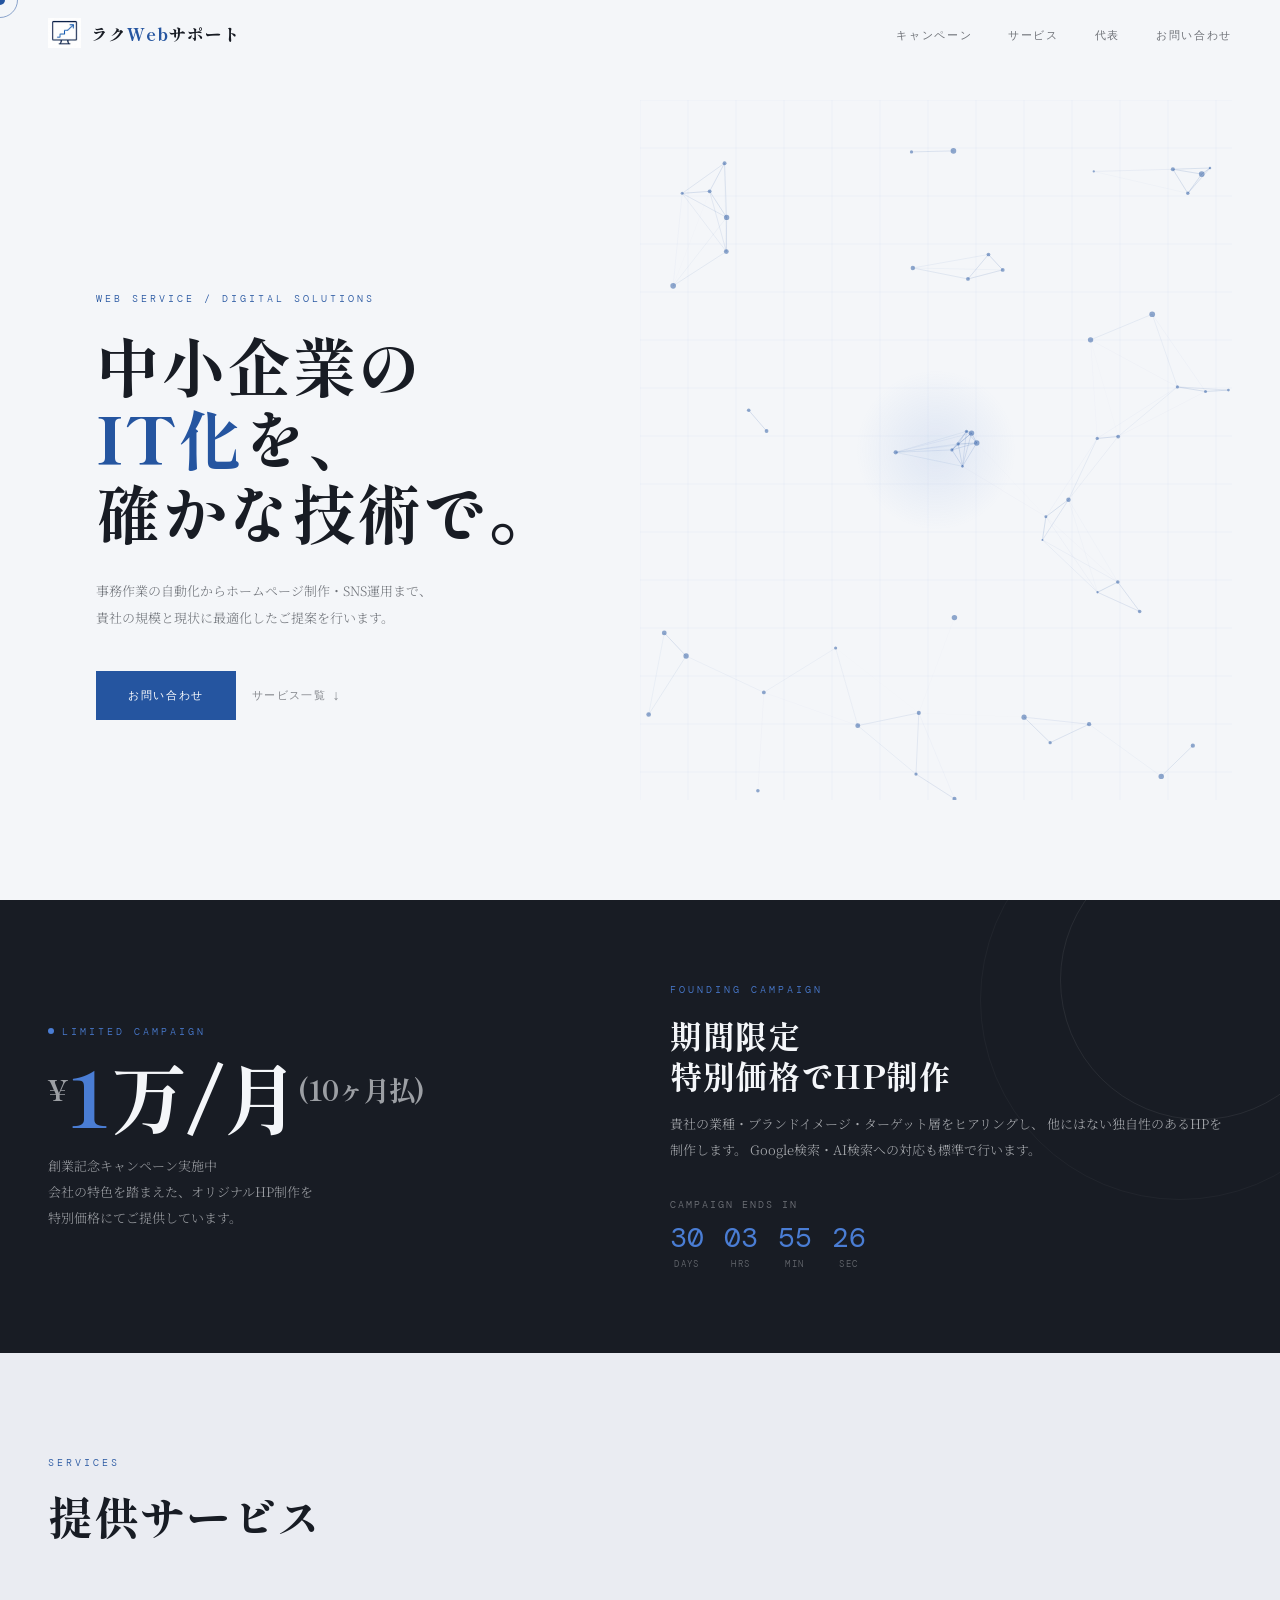
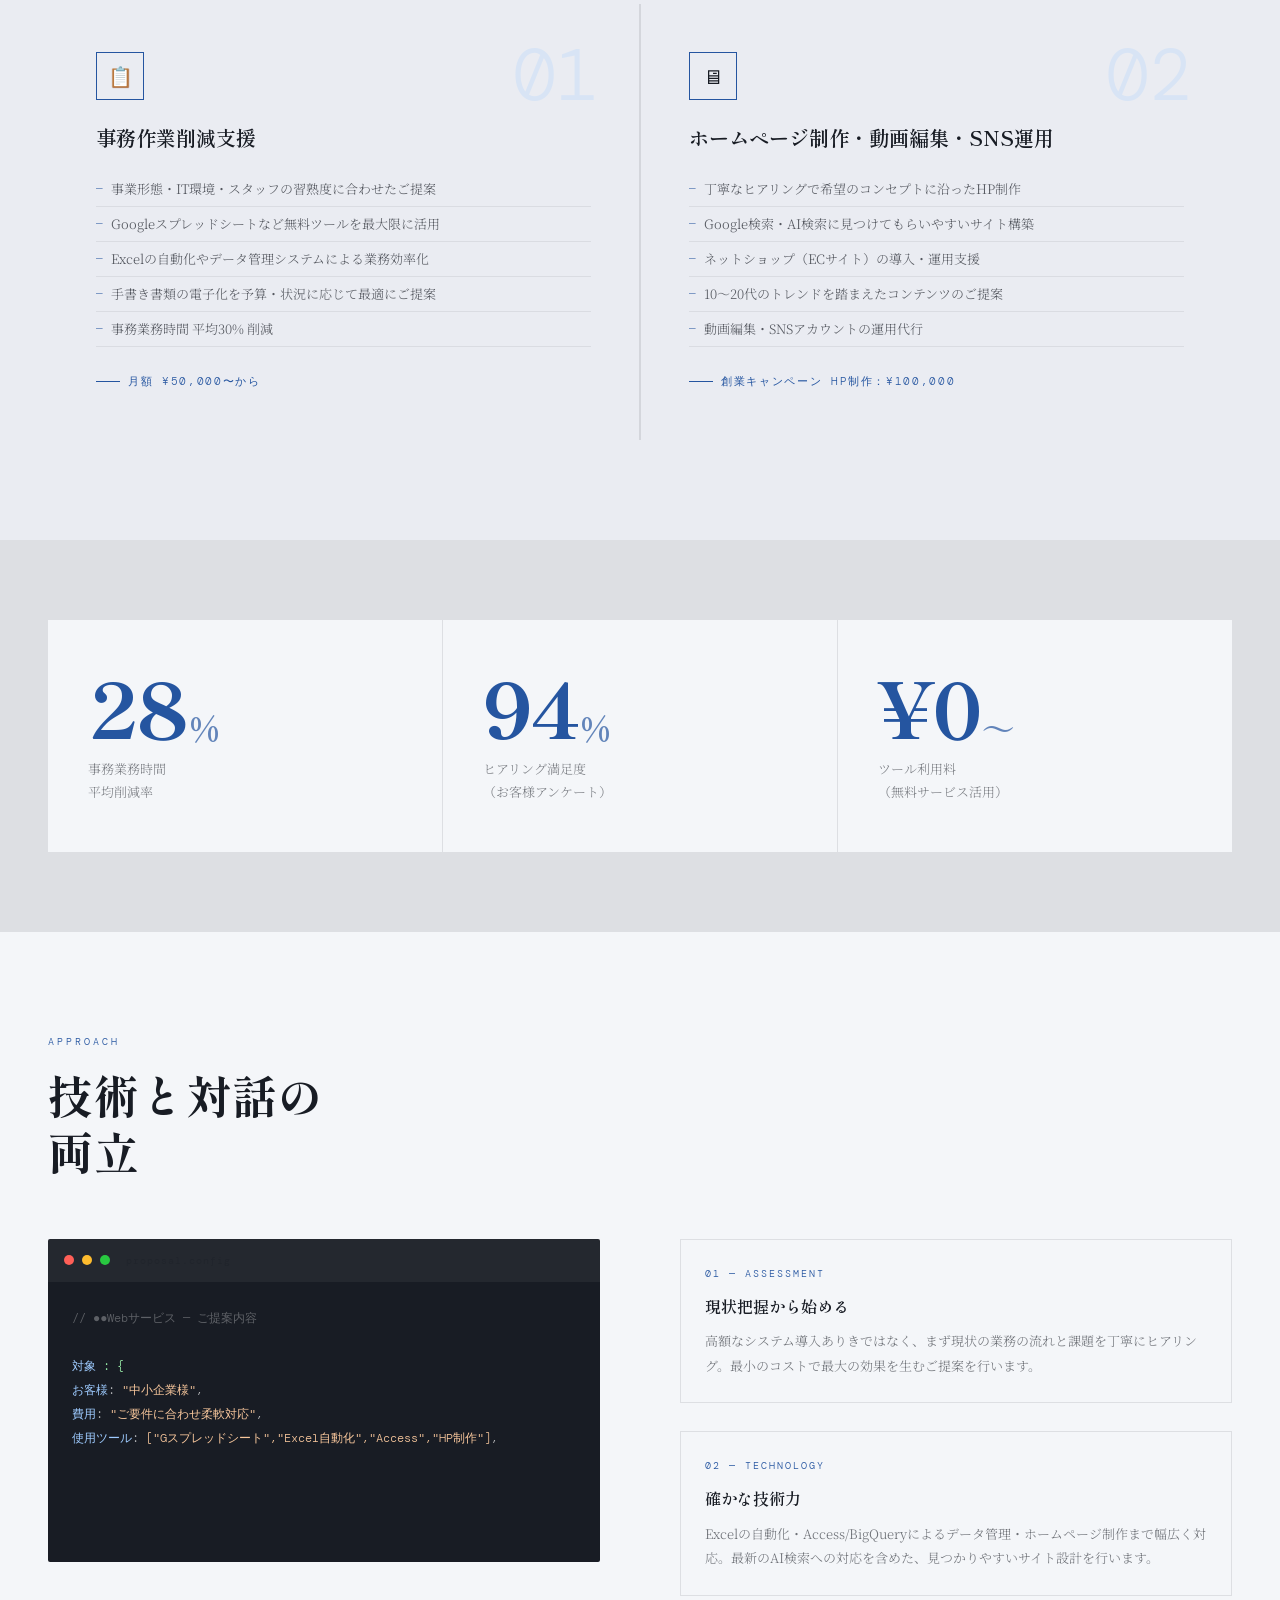
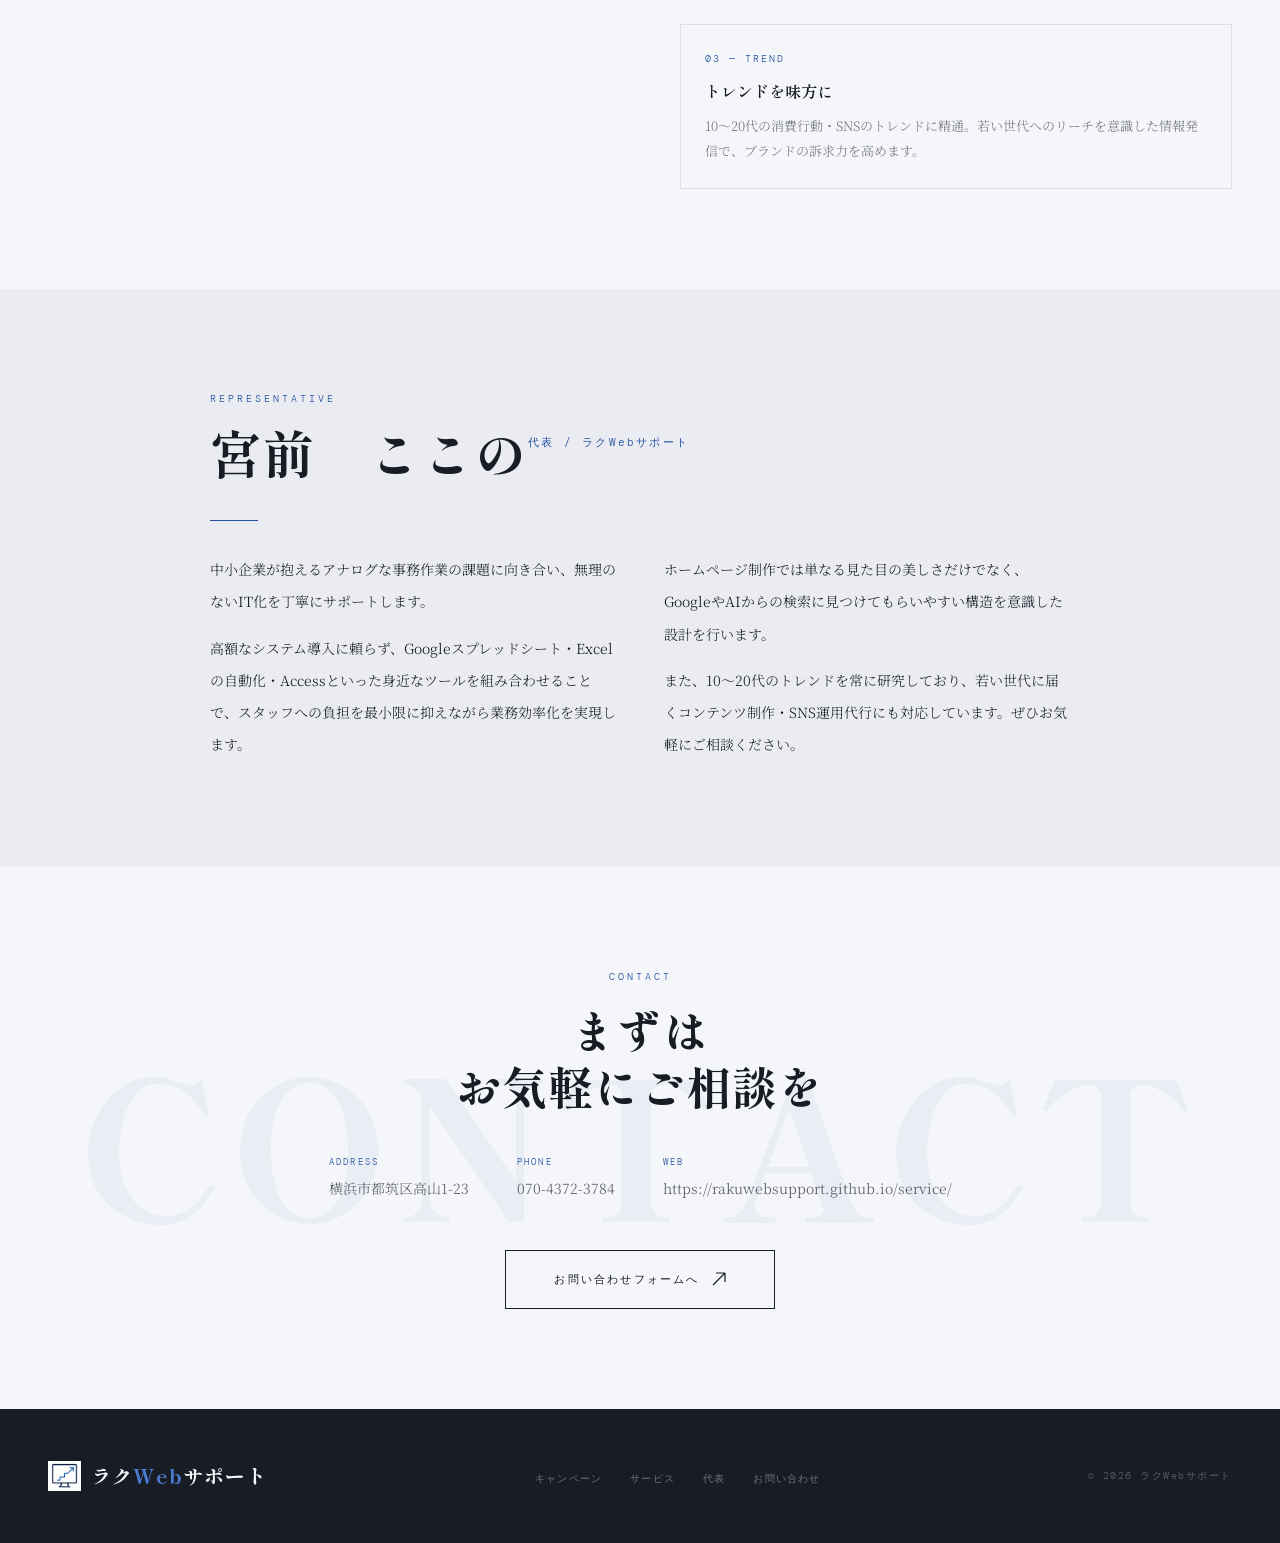
<file: index.html>
<!DOCTYPE html>
<html lang="ja">
<head>
<meta charset="UTF-8">
<meta name="viewport" content="width=device-width, initial-scale=1.0">
<title>ラクWebサポート | 中小企業のIT化・Web制作</title>
<link rel="preconnect" href="https://fonts.googleapis.com">
<link href="https://fonts.googleapis.com/css2?family=Noto+Serif+JP:wght@300;400;600&family=DM+Mono:ital,wght@0,300;0,400;1,300&family=Shippori+Mincho:wght@400;600;800&display=swap" rel="stylesheet">
<style>
  *, *::before, *::after { box-sizing: border-box; margin: 0; padding: 0; }

  :root {
    --ink: #181c24;
    --paper: #f4f6f9;
    --paper-dark: #eaecf2;
    --accent: #2555a0;
    --accent-light: #4a7dd4;
    --accent-pale: #d8e4f5;
    --accent-dark: #1a3d7a;
    --line: rgba(24,28,36,0.10);
    --line-dark: rgba(24,28,36,0.22);
    --mono: 'DM Mono', monospace;
    --serif: 'Noto Serif JP', serif;
    --display: 'Shippori Mincho', serif;
  }

  html { scroll-behavior: smooth; }

  body {
    background: var(--paper);
    color: var(--ink);
    font-family: var(--serif);
    font-weight: 300;
    line-height: 1.9;
    overflow-x: hidden;
    cursor: none;
  }

  /* ── カスタムカーソル ── */
  #cursor {
    position: fixed; top: 0; left: 0;
    width: 10px; height: 10px;
    background: var(--accent);
    border-radius: 50%;
    pointer-events: none;
    z-index: 9999;
    transition: transform 0.15s ease, opacity 0.2s;
    transform: translate(-50%, -50%);
  }
  #cursor-ring {
    position: fixed; top: 0; left: 0;
    width: 36px; height: 36px;
    border: 1px solid var(--accent);
    border-radius: 50%;
    pointer-events: none;
    z-index: 9998;
    transition: transform 0.35s cubic-bezier(.23,1,.32,1), width 0.3s, height 0.3s, opacity 0.2s;
    transform: translate(-50%, -50%);
    opacity: 0.5;
  }
  body.cursor-hover #cursor { transform: translate(-50%,-50%) scale(2.5); background: var(--accent-light); }
  body.cursor-hover #cursor-ring { width: 56px; height: 56px; opacity: 0.2; }

  /* ── ローディング ── */
  #loader {
    position: fixed; inset: 0;
    background: var(--ink);
    z-index: 8000;
    display: flex; align-items: center; justify-content: center;
    flex-direction: column;
    gap: 20px;
  }
  #loader .l-logo {
    display: flex; align-items: center; gap: 12px;
    opacity: 0;
    animation: fadeIn 0.5s 0.2s forwards;
  }
  #loader .l-text {
    font-family: var(--mono);
    font-size: 11px;
    letter-spacing: 0.2em;
    color: var(--accent-light);
    opacity: 0;
    animation: fadeIn 0.5s 0.3s forwards;
  }
  #loader .l-bar-wrap {
    width: 200px; height: 1px;
    background: rgba(255,255,255,0.1);
    overflow: hidden;
  }
  #loader .l-bar {
    height: 100%;
    background: var(--accent-light);
    width: 0%;
    transition: width 0.05s linear;
  }
  @keyframes fadeIn { to { opacity: 1; } }

  /* ── ナビゲーション ── */
  nav {
    position: fixed; top: 0; left: 0; right: 0;
    z-index: 100;
    padding: 18px 48px;
    display: flex; align-items: center; justify-content: space-between;
    transition: background 0.4s, box-shadow 0.4s;
    background: transparent;
  }
  nav.scrolled {
    background: rgba(244,246,249,0.94);
    backdrop-filter: blur(12px);
    box-shadow: 0 1px 0 var(--line);
  }
  .nav-logo-wrap {
    display: flex; align-items: center; gap: 10px;
    text-decoration: none;
  }
  /* SVGロゴ */
  .nav-logo-svg { flex-shrink: 0; }
  .nav-logo-text {
    font-family: var(--display);
    font-size: 17px;
    font-weight: 800;
    letter-spacing: 0.06em;
    color: var(--ink);
    line-height: 1;
  }
  .nav-logo-text span { color: var(--accent); }
  .nav-links { display: flex; gap: 36px; list-style: none; }
  .nav-links a {
    font-family: var(--mono);
    font-size: 11px;
    letter-spacing: 0.15em;
    text-decoration: none;
    color: var(--ink);
    opacity: 0.6;
    position: relative;
    transition: opacity 0.2s;
  }
  .nav-links a::after {
    content: ''; position: absolute; bottom: -3px; left: 0;
    width: 0; height: 1px; background: var(--accent);
    transition: width 0.3s ease;
  }
  .nav-links a:hover { opacity: 1; }
  .nav-links a:hover::after { width: 100%; }

  /* ── ヒーロー ── */
  #hero {
    min-height: 100vh;
    display: grid;
    grid-template-columns: 1fr 1fr;
    position: relative;
    overflow: hidden;
  }
  .hero-left {
    display: flex; flex-direction: column; justify-content: flex-end;
    padding: 0 48px 80px;
    position: relative; z-index: 2;
  }
  .hero-eyebrow {
    font-family: var(--mono);
    font-size: 10px;
    letter-spacing: 0.3em;
    color: var(--accent);
    opacity: 0;
    transform: translateY(20px);
    transition: all 0.7s 0.5s;
    margin-bottom: 20px;
  }
  .hero-title {
    font-family: var(--display);
    font-size: clamp(40px, 5vw, 72px);
    font-weight: 800;
    line-height: 1.15;
    letter-spacing: 0.02em;
    opacity: 0;
    transform: translateY(30px);
    transition: all 0.8s 0.7s;
  }
  .hero-title em {
    font-style: normal;
    color: var(--accent);
  }
  .hero-sub {
    margin-top: 28px;
    font-size: 13px;
    line-height: 2.1;
    opacity: 0;
    transform: translateY(20px);
    transition: all 0.7s 1s;
    color: rgba(24,28,36,0.6);
    max-width: 360px;
  }
  .hero-cta {
    margin-top: 40px;
    opacity: 0;
    transform: translateY(20px);
    transition: all 0.7s 1.2s;
    display: flex; gap: 16px; align-items: center;
  }
  .btn-primary {
    display: inline-block;
    padding: 14px 32px;
    background: var(--accent);
    color: #fff;
    font-family: var(--mono);
    font-size: 11px;
    letter-spacing: 0.15em;
    text-decoration: none;
    position: relative;
    overflow: hidden;
    transition: color 0.3s;
  }
  .btn-primary::before {
    content: ''; position: absolute; inset: 0;
    background: var(--ink);
    transform: scaleX(0); transform-origin: right;
    transition: transform 0.4s cubic-bezier(.23,1,.32,1);
  }
  .btn-primary:hover::before { transform: scaleX(1); transform-origin: left; }
  .btn-primary span { position: relative; z-index: 1; }
  .btn-secondary {
    font-family: var(--mono);
    font-size: 11px;
    letter-spacing: 0.12em;
    color: var(--ink);
    text-decoration: none;
    opacity: 0.5;
    display: flex; align-items: center; gap: 6px;
    transition: opacity 0.2s;
  }
  .btn-secondary:hover { opacity: 1; }
  .btn-secondary::after { content: '↓'; font-size: 14px; }

  .hero-right {
    position: relative;
    overflow: hidden;
  }
  .hero-canvas-wrap {
    position: absolute; inset: 0;
  }
  #heroCanvas { width: 100%; height: 100%; display: block; }

  /* ── セクション共通 ── */
  section { padding: 100px 48px; }
  .section-label {
    font-family: var(--mono);
    font-size: 10px;
    letter-spacing: 0.3em;
    color: var(--accent);
    margin-bottom: 16px;
    display: block;
  }
  .section-heading {
    font-family: var(--display);
    font-size: clamp(28px, 3.5vw, 48px);
    font-weight: 800;
    line-height: 1.25;
    letter-spacing: 0.02em;
  }
  .reveal {
    opacity: 0;
    transform: translateY(32px);
    transition: opacity 0.8s ease, transform 0.8s ease;
  }
  .reveal.visible { opacity: 1; transform: none; }
  .reveal-delay-1 { transition-delay: 0.1s; }
  .reveal-delay-2 { transition-delay: 0.2s; }
  .reveal-delay-3 { transition-delay: 0.3s; }
  .reveal-delay-4 { transition-delay: 0.4s; }

  /* ── キャンペーン ── */
  #campaign {
    background: var(--ink);
    color: var(--paper);
    display: grid;
    grid-template-columns: 1fr 1fr;
    gap: 60px;
    align-items: center;
    padding: 80px 48px;
    position: relative;
    overflow: hidden;
  }
  #campaign::before {
    content: ''; position: absolute;
    right: -100px; top: -100px;
    width: 400px; height: 400px;
    border: 1px solid rgba(255,255,255,0.04);
    border-radius: 50%;
  }
  #campaign::after {
    content: ''; position: absolute;
    right: -60px; top: -60px;
    width: 280px; height: 280px;
    border: 1px solid rgba(255,255,255,0.07);
    border-radius: 50%;
  }
  .campaign-badge {
    font-family: var(--mono);
    font-size: 10px;
    letter-spacing: 0.3em;
    color: var(--accent-light);
    margin-bottom: 16px;
    display: flex; align-items: center; gap: 8px;
  }
  .campaign-badge::before {
    content: ''; display: block;
    width: 6px; height: 6px; border-radius: 50%;
    background: var(--accent-light);
    animation: blink 1.4s ease-in-out infinite;
  }
  @keyframes blink {
    0%, 100% { opacity: 1; } 50% { opacity: 0.2; }
  }
  .campaign-price {
    font-family: var(--display);
    font-size: clamp(48px, 6vw, 88px);
    font-weight: 800;
    line-height: 1;
    letter-spacing: -0.02em;
  }
  .campaign-price sup { font-size: 0.35em; vertical-align: super; opacity: 0.6; }
  .campaign-price span { color: var(--accent-light); }
  .campaign-detail {
    font-size: 13px;
    line-height: 2;
    opacity: 0.6;
    margin-top: 20px;
  }
  .campaign-right .section-label { color: var(--accent-light); }
  .campaign-right .section-heading { color: var(--paper); font-size: clamp(22px,2.5vw,32px); }
  .campaign-right p { font-size: 13px; line-height: 2; opacity: 0.65; margin-top: 16px; }
  .countdown-wrap { margin-top: 32px; }
  .countdown-label {
    font-family: var(--mono);
    font-size: 10px;
    letter-spacing: 0.2em;
    opacity: 0.4;
    margin-bottom: 10px;
  }
  .countdown { display: flex; gap: 20px; }
  .c-unit { text-align: center; }
  .c-num {
    font-family: var(--mono);
    font-size: 28px;
    font-weight: 400;
    color: var(--accent-light);
    display: block;
    line-height: 1;
  }
  .c-label {
    font-family: var(--mono);
    font-size: 9px;
    letter-spacing: 0.15em;
    opacity: 0.35;
    display: block;
    margin-top: 4px;
  }

  /* ── サービス ── */
  #services { background: var(--paper-dark); }
  .services-grid {
    display: grid;
    grid-template-columns: 1fr 1fr;
    gap: 2px;
    margin-top: 60px;
    background: var(--line);
  }
  .service-card {
    background: var(--paper-dark);
    padding: 48px;
    position: relative;
    overflow: hidden;
    transition: background 0.4s;
  }
  .service-card:hover { background: var(--paper); }
  .service-card::before {
    content: attr(data-num);
    position: absolute;
    top: 36px; right: 40px;
    font-family: var(--mono);
    font-size: 72px;
    font-weight: 300;
    color: var(--accent-pale);
    line-height: 1;
    transition: color 0.4s;
  }
  .service-card:hover::before { color: var(--accent); opacity: 0.2; }
  .service-icon {
    width: 48px; height: 48px;
    border: 1px solid var(--accent);
    display: flex; align-items: center; justify-content: center;
    font-size: 20px;
    margin-bottom: 24px;
    position: relative;
    transition: background 0.3s;
  }
  .service-card:hover .service-icon { background: var(--accent); }
  .service-title {
    font-family: var(--display);
    font-size: 20px;
    font-weight: 600;
    margin-bottom: 20px;
    line-height: 1.4;
  }
  .service-list {
    list-style: none;
    font-size: 13px;
    line-height: 2;
    opacity: 0.7;
  }
  .service-list li {
    padding: 4px 0;
    border-bottom: 1px solid var(--line);
    display: flex; align-items: flex-start; gap: 8px;
  }
  .service-list li::before {
    content: '—';
    font-family: var(--mono);
    color: var(--accent);
    flex-shrink: 0;
    margin-top: 2px;
    font-size: 11px;
  }
  .service-price {
    margin-top: 24px;
    font-family: var(--mono);
    font-size: 11px;
    letter-spacing: 0.15em;
    color: var(--accent);
    display: flex; align-items: center; gap: 8px;
  }
  .service-price::before {
    content: ''; display: block;
    width: 24px; height: 1px; background: var(--accent);
  }

  /* ── 数字ハイライト ── */
  #stats {
    padding: 80px 48px;
    display: grid;
    grid-template-columns: repeat(3, 1fr);
    gap: 1px;
    background-color: var(--line);
  }
  .stat-card {
    background: var(--paper);
    padding: 48px 40px;
    position: relative;
    overflow: hidden;
  }
  .stat-num {
    font-family: var(--display);
    font-size: clamp(56px, 6vw, 80px);
    font-weight: 800;
    color: var(--accent);
    line-height: 1;
    letter-spacing: -0.02em;
  }
  .stat-suffix {
    font-size: 0.45em;
    font-weight: 400;
    vertical-align: bottom;
    opacity: 0.7;
  }
  .stat-label {
    margin-top: 12px;
    font-size: 13px;
    opacity: 0.55;
    line-height: 1.8;
  }

  /* ── 特徴 ── */
  #features { background: var(--paper); }
  .features-wrap {
    display: grid;
    grid-template-columns: 1fr 1fr;
    gap: 80px;
    margin-top: 60px;
    align-items: start;
  }
  .feature-terminal {
    background: var(--ink);
    border-radius: 2px;
    overflow: hidden;
  }
  .terminal-bar {
    padding: 12px 16px;
    background: rgba(255,255,255,0.05);
    display: flex; align-items: center; gap: 8px;
  }
  .t-dot { width: 10px; height: 10px; border-radius: 50%; }
  .t-dot:nth-child(1) { background: #ff5f57; }
  .t-dot:nth-child(2) { background: #febc2e; }
  .t-dot:nth-child(3) { background: #28c840; }
  .terminal-body {
    padding: 24px;
    font-family: var(--mono);
    font-size: 12px;
    line-height: 2;
    color: rgba(255,255,255,0.7);
    min-height: 280px;
  }
  .t-line { display: block; }
  .t-prompt { color: var(--accent-light); }
  .t-comment { color: rgba(255,255,255,0.3); }
  .t-string { color: #f8c79c; }
  .t-key { color: #9ecbff; }
  .t-val { color: #9ef7ae; }
  .t-cursor {
    display: inline-block;
    width: 7px; height: 13px;
    background: var(--accent-light);
    animation: blink 1s step-end infinite;
    vertical-align: middle;
  }
  .feature-list { display: flex; flex-direction: column; gap: 28px; }
  .feature-item {
    padding: 24px;
    border: 1px solid var(--line);
    position: relative;
    transition: border-color 0.3s, box-shadow 0.3s;
  }
  .feature-item:hover {
    border-color: var(--accent);
    box-shadow: 4px 4px 0 var(--accent-pale);
  }
  .feature-item-label {
    font-family: var(--mono);
    font-size: 10px;
    letter-spacing: 0.2em;
    color: var(--accent);
    margin-bottom: 8px;
  }
  .feature-item-title {
    font-family: var(--display);
    font-size: 16px;
    font-weight: 600;
    margin-bottom: 8px;
  }
  .feature-item-text {
    font-size: 13px;
    line-height: 1.9;
    opacity: 0.6;
  }

  /* ── 代表 ── */
  #about {
    background: var(--paper-dark);
    padding: 100px 48px;
  }
  .about-inner {
    max-width: 860px;
    margin: 0 auto;
  }
  .about-header {
    display: flex;
    align-items: flex-end;
    gap: 32px;
    margin-bottom: 40px;
    flex-wrap: wrap;
  }
  .about-name-block {
    display: flex;
  }
  .about-name {
    font-family: var(--display);
    font-size: clamp(32px, 4vw, 52px);
    font-weight: 800;
    line-height: 1.1;
    letter-spacing: 0.04em;
  }
  .about-role {
    font-family: var(--mono);
    font-size: 11px;
    letter-spacing: 0.2em;
    color: var(--accent);
    margin-top: 8px;
  }
  /* 技術タグ */
  .about-tech-tags {
    display: flex;
    flex-wrap: wrap;
    gap: 6px;
    margin-left: auto;
    align-self: flex-start;
    padding-top: 4px;
  }
  .tech-tag {
    font-family: var(--mono);
    font-size: 9px;
    letter-spacing: 0.12em;
    color: var(--accent);
    border: 1px solid var(--accent);
    padding: 3px 8px;
    opacity: 0.55;
    white-space: nowrap;
  }
  .about-divider {
    width: 48px; height: 1px;
    background: var(--accent);
    margin-bottom: 32px;
    opacity: 0.4;
  }
  .about-text {
    font-size: 14px;
    line-height: 2.3;
    opacity: 0.68;
    columns: 2;
    column-gap: 48px;
  }
  .about-text p + p { margin-top: 1em; }
  @media (max-width: 700px) {
    .about-text { columns: 1; }
    .about-tech-tags { margin-left: 0; }
  }

  /* ── お問い合わせ ── */
  #contact {
    background: var(--paper);
    text-align: center;
    position: relative;
    overflow: hidden;
  }
  #contact::before {
    content: 'CONTACT';
    position: absolute;
    top: 50%; left: 50%;
    transform: translate(-50%,-50%);
    font-family: var(--display);
    font-size: clamp(80px, 15vw, 200px);
    font-weight: 800;
    color: rgba(37,85,160,0.05);
    white-space: nowrap;
    letter-spacing: 0.05em;
    pointer-events: none;
  }
  .contact-inner { position: relative; z-index: 1; max-width: 640px; margin: 0 auto; }
  .contact-info {
    display: flex;
    justify-content: center;
    gap: 48px;
    margin: 40px 0;
    flex-wrap: wrap;
  }
  .contact-info-item { text-align: left; }
  .contact-info-label {
    font-family: var(--mono);
    font-size: 9px;
    letter-spacing: 0.25em;
    color: var(--accent);
    margin-bottom: 4px;
  }
  .contact-info-val { font-size: 14px; opacity: 0.7; }
  .btn-contact {
    display: inline-flex;
    align-items: center;
    gap: 12px;
    padding: 18px 48px;
    border: 1px solid var(--ink);
    font-family: var(--mono);
    font-size: 11px;
    letter-spacing: 0.2em;
    text-decoration: none;
    color: var(--ink);
    position: relative;
    overflow: hidden;
    transition: color 0.4s;
    margin-top: 8px;
  }
  .btn-contact::before {
    content: ''; position: absolute; inset: 0;
    background: var(--ink);
    transform: scaleY(0); transform-origin: bottom;
    transition: transform 0.4s cubic-bezier(.23,1,.32,1);
  }
  .btn-contact:hover { color: var(--paper); }
  .btn-contact:hover::before { transform: scaleY(1); }
  .btn-contact span { position: relative; z-index: 1; }
  .btn-contact svg { position: relative; z-index: 1; }

  /* ── フッター ── */
  footer {
    background: var(--ink);
    color: var(--paper);
    padding: 48px;
    display: flex;
    align-items: center;
    justify-content: space-between;
  }
  .footer-logo-wrap {
    display: flex; align-items: center; gap: 10px;
  }
  .footer-logo-text {
    font-family: var(--display);
    font-size: 20px;
    font-weight: 800;
    letter-spacing: 0.06em;
  }
  .footer-logo-text span { color: var(--accent-light); }
  .footer-copy {
    font-family: var(--mono);
    font-size: 10px;
    letter-spacing: 0.15em;
    opacity: 0.3;
  }
  .footer-links { display: flex; gap: 28px; list-style: none; }
  .footer-links a {
    font-family: var(--mono);
    font-size: 10px;
    letter-spacing: 0.12em;
    color: var(--paper);
    text-decoration: none;
    opacity: 0.4;
    transition: opacity 0.2s;
  }
  .footer-links a:hover { opacity: 0.9; }

  /* ── スクロールプログレス ── */
  #progress {
    position: fixed; top: 0; left: 0; right: 0;
    height: 2px; background: var(--accent);
    transform-origin: left;
    transform: scaleX(0);
    z-index: 200;
    transition: transform 0.05s linear;
  }

  /* ── レスポンシブ ── */
  @media (max-width: 900px) {
    nav { padding: 18px 24px; }
    .nav-links { display: none; }
    #hero { grid-template-columns: 1fr; }
    .hero-right { display: none; }
    .hero-left { padding: 120px 24px 60px; justify-content: flex-start; }
    section { padding: 60px 24px; }
    #campaign { grid-template-columns: 1fr; padding: 60px 24px; }
    .services-grid { grid-template-columns: 1fr; }
    .service-card { padding: 32px 24px; }
    #stats { grid-template-columns: 1fr 1fr; }
    .features-wrap { grid-template-columns: 1fr; }
    #about { padding: 60px 24px; }
    footer { flex-direction: column; gap: 20px; text-align: center; }
    .footer-links { justify-content: center; }
    body { cursor: auto; }
    #cursor, #cursor-ring { display: none; }
  }
</style>
</head>
<body>

<!-- カーソル -->
<div id="cursor"></div>
<div id="cursor-ring"></div>

<!-- スクロールバー -->
<div id="progress"></div>

<!-- ローダー -->
<div id="loader">
  <div class="l-logo">
    <svg width="36" height="36" viewBox="0 0 36 36" fill="none" xmlns="http://www.w3.org/2000/svg">
      <rect x="1" y="1" width="34" height="34" rx="4" stroke="#4a7dd4" stroke-width="1.2"/>
      <path d="M9 18 L15 12 L21 18 L27 12" stroke="#4a7dd4" stroke-width="1.5" stroke-linecap="round" stroke-linejoin="round"/>
      <path d="M9 24 L15 18 L21 24 L27 18" stroke="#4a7dd4" stroke-width="1.5" stroke-linecap="round" stroke-linejoin="round" opacity="0.5"/>
    </svg>
  </div>
  <div class="l-text">LOADING...</div>
  <div class="l-bar-wrap"><div class="l-bar" id="loaderBar"></div></div>
</div>

<!-- ナビ -->
<nav id="mainNav">
  <a href="#" class="nav-logo-wrap">
    <img src="logo.png" alt="ラクWebサポート" class="company-logo" style="height:30px;width:auto;">
    <div class="nav-logo-text">ラク<span>Web</span>サポート</div>
  </a>
  <ul class="nav-links">
    <li><a href="#campaign">キャンペーン</a></li>
    <li><a href="#services">サービス</a></li>
    <li><a href="#about">代表</a></li>
    <li><a href="#contact">お問い合わせ</a></li>
  </ul>
</nav>

<!-- ヒーロー -->
<section id="hero">
  <div class="hero-left">
    <div class="hero-eyebrow" id="heroEyebrow">WEB SERVICE / DIGITAL SOLUTIONS</div>
    <h1 class="hero-title" id="heroTitle">
      中小企業の<br><em>IT化</em>を、<br>確かな技術で。
    </h1>
    <p class="hero-sub" id="heroSub">
      事務作業の自動化からホームページ制作・SNS運用まで、<br>
      貴社の規模と現状に最適化したご提案を行います。
    </p>
    <div class="hero-cta" id="heroCta">
      <a href="#contact" class="btn-primary"><span>お問い合わせ</span></a>
      <a href="#services" class="btn-secondary">サービス一覧</a>
    </div>
  </div>
  <div class="hero-right">
    <div class="hero-canvas-wrap">
      <canvas id="heroCanvas"></canvas>
    </div>
  </div>
</section>

<!-- キャンペーン -->
<section id="campaign">
  <div class="campaign-left reveal">
    <div class="campaign-badge">LIMITED CAMPAIGN</div>
    <div class="campaign-price">
      <sup>¥</sup><span>1</span>万/月<sup>(10ヶ月払)</sup>
    </div>
    <p class="campaign-detail">
      創業記念キャンペーン実施中<br>
      会社の特色を踏まえた、オリジナルHP制作を<br>
      特別価格にてご提供しています。
    </p>
  </div>
  <div class="campaign-right reveal reveal-delay-2">
    <span class="section-label">FOUNDING CAMPAIGN</span>
    <h2 class="section-heading">期間限定<br>特別価格でHP制作</h2>
    <p>
      貴社の業種・ブランドイメージ・ターゲット層をヒアリングし、
      他にはない独自性のあるHPを制作します。
      Google検索・AI検索への対応も標準で行います。
    </p>
    <div class="countdown-wrap">
      <div class="countdown-label">CAMPAIGN ENDS IN</div>
      <div class="countdown">
        <div class="c-unit"><span class="c-num" id="cdDays">--</span><span class="c-label">DAYS</span></div>
        <div class="c-unit"><span class="c-num" id="cdHours">--</span><span class="c-label">HRS</span></div>
        <div class="c-unit"><span class="c-num" id="cdMins">--</span><span class="c-label">MIN</span></div>
        <div class="c-unit"><span class="c-num" id="cdSecs">--</span><span class="c-label">SEC</span></div>
      </div>
    </div>
  </div>
</section>

<!-- サービス -->
<section id="services">
  <span class="section-label reveal">SERVICES</span>
  <h2 class="section-heading reveal reveal-delay-1">提供サービス</h2>

  <div class="services-grid">
    <div class="service-card reveal" data-num="01">
      <div class="service-icon">📋</div>
      <h3 class="service-title">事務作業削減支援</h3>
      <ul class="service-list">
        <li>事業形態・IT環境・スタッフの習熟度に合わせたご提案</li>
        <li>Googleスプレッドシートなど無料ツールを最大限に活用</li>
        <li>Excelの自動化やデータ管理システムによる業務効率化</li>
        <li>手書き書類の電子化を予算・状況に応じて最適にご提案</li>
        <li>事務業務時間 平均30% 削減</li>
      </ul>
      <div class="service-price">月額 ¥50,000〜から</div>
    </div>

    <div class="service-card reveal reveal-delay-1" data-num="02">
      <div class="service-icon">🖥</div>
      <h3 class="service-title">ホームページ制作・動画編集・SNS運用</h3>
      <ul class="service-list">
        <li>丁寧なヒアリングで希望のコンセプトに沿ったHP制作</li>
        <li>Google検索・AI検索に見つけてもらいやすいサイト構築</li>
        <li>ネットショップ（ECサイト）の導入・運用支援</li>
        <li>10〜20代のトレンドを踏まえたコンテンツのご提案</li>
        <li>動画編集・SNSアカウントの運用代行</li>
      </ul>
      <div class="service-price">創業キャンペーン HP制作：¥100,000</div>
    </div>
  </div>
</section>

<!-- 実績数字 -->
<div id="stats">
  <div class="stat-card reveal">
    <div class="stat-num"><span class="count-num" data-target="30">0</span><span class="stat-suffix">%</span></div>
    <div class="stat-label">事務業務時間<br>平均削減率</div>
  </div>
  <div class="stat-card reveal reveal-delay-1">
    <div class="stat-num"><span class="count-num" data-target="100">0</span><span class="stat-suffix">%</span></div>
    <div class="stat-label">ヒアリング満足度<br>（お客様アンケート）</div>
  </div>
  <div class="stat-card reveal reveal-delay-2">
    <div class="stat-num">¥<span class="count-num" data-target="0">0</span><span class="stat-suffix">〜</span></div>
    <div class="stat-label">ツール利用料<br>（無料サービス活用）</div>
  </div>
</div>

<!-- 特徴 -->
<section id="features">
  <span class="section-label reveal">APPROACH</span>
  <h2 class="section-heading reveal reveal-delay-1">技術と対話の<br>両立</h2>
  <div class="features-wrap">
    <div class="feature-terminal reveal">
      <div class="terminal-bar">
        <div class="t-dot"></div><div class="t-dot"></div><div class="t-dot"></div>
        <span style="margin-left:8px;font-family:var(--mono);font-size:10px;opacity:0.3;letter-spacing:0.1em;">proposal.config</span>
      </div>
      <div class="terminal-body" id="terminalBody">
      </div>
    </div>
    <div class="feature-list reveal reveal-delay-2">
      <div class="feature-item">
        <div class="feature-item-label">01 — ASSESSMENT</div>
        <div class="feature-item-title">現状把握から始める</div>
        <div class="feature-item-text">高額なシステム導入ありきではなく、まず現状の業務の流れと課題を丁寧にヒアリング。最小のコストで最大の効果を生むご提案を行います。</div>
      </div>
      <div class="feature-item">
        <div class="feature-item-label">02 — TECHNOLOGY</div>
        <div class="feature-item-title">確かな技術力</div>
        <div class="feature-item-text">Excelの自動化・Access/BigQueryによるデータ管理・ホームページ制作まで幅広く対応。最新のAI検索への対応を含めた、見つかりやすいサイト設計を行います。</div>
      </div>
      <div class="feature-item">
        <div class="feature-item-label">03 — TREND</div>
        <div class="feature-item-title">トレンドを味方に</div>
        <div class="feature-item-text">10〜20代の消費行動・SNSのトレンドに精通。若い世代へのリーチを意識した情報発信で、ブランドの訴求力を高めます。</div>
      </div>
    </div>
  </div>
</section>

<!-- 代表 -->
<section id="about">
  <div class="about-inner">
    <span class="section-label reveal">REPRESENTATIVE</span>
    <div class="about-header reveal reveal-delay-1">
      <div class="about-name-block">
        <div class="about-name">宮前　ここの</div>
        <div class="about-role">代表 / ラクWebサポート</div>
      </div>
      <!-- <div class="about-tech-tags" aria-label="対応技術">
        <span class="tech-tag">HTML / CSS</span>
        <span class="tech-tag">JavaScript</span>
        <span class="tech-tag">PHP</span>
        <span class="tech-tag">VBA (Excel / Access)</span>
      </div> -->
    </div>
    <div class="about-divider reveal reveal-delay-2"></div>
    <div class="about-text reveal reveal-delay-3">
      <p>中小企業が抱えるアナログな事務作業の課題に向き合い、無理のないIT化を丁寧にサポートします。</p>
      <p>高額なシステム導入に頼らず、Googleスプレッドシート・Excelの自動化・Accessといった身近なツールを組み合わせることで、スタッフへの負担を最小限に抑えながら業務効率化を実現します。</p>
      <p>ホームページ制作では単なる見た目の美しさだけでなく、GoogleやAIからの検索に見つけてもらいやすい構造を意識した設計を行います。</p>
      <p>また、10〜20代のトレンドを常に研究しており、若い世代に届くコンテンツ制作・SNS運用代行にも対応しています。ぜひお気軽にご相談ください。</p>
    </div>
  </div>
</section>

<!-- お問い合わせ -->
<section id="contact">
  <div class="contact-inner">
    <span class="section-label reveal">CONTACT</span>
    <h2 class="section-heading reveal reveal-delay-1">まずは<br>お気軽にご相談を</h2>
    <div class="contact-info reveal reveal-delay-2">
      <div class="contact-info-item">
        <div class="contact-info-label">ADDRESS</div>
        <div class="contact-info-val">横浜市都筑区高山1-23</div>
      </div>
      <div class="contact-info-item">
        <div class="contact-info-label">PHONE</div>
        <div class="contact-info-val">070-4372-3784</div>
      </div>
      <div class="contact-info-item">
        <div class="contact-info-label">WEB</div>
        <div class="contact-info-val">https://rakuwebsupport.github.io/service/</div>
      </div>
    </div>
    <div class="reveal reveal-delay-3">
      <a href="https://docs.google.com/forms/d/1FnzU1JXGTOt9dYzv4lWYFrmJberuCzOFNV9i1-lsOTc/edit" target="_blank" rel="noopener" class="btn-contact">
        <span>お問い合わせフォームへ</span>
        <svg width="14" height="14" viewBox="0 0 14 14" fill="none">
          <path d="M1 13L13 1M13 1H4M13 1V10" stroke="currentColor" stroke-width="1.2"/>
        </svg>
      </a>
    </div>
  </div>
</section>

<!-- フッター -->
<footer>
  <div class="footer-logo-wrap">
    <img src="logo.png" alt="ラクWebサポート" class="company-logo" style="height:30px;width:auto;">
    <div class="footer-logo-text">ラク<span>Web</span>サポート</div>
  </div>
  <ul class="footer-links">
    <li><a href="#campaign">キャンペーン</a></li>
    <li><a href="#services">サービス</a></li>
    <li><a href="#about">代表</a></li>
    <li><a href="#contact">お問い合わせ</a></li>
  </ul>
  <div class="footer-copy">© 2026 ラクWebサポート</div>
</footer>

<script>
/* ════════════════════════════════
   ローダー
════════════════════════════════ */
(function(){
  const bar = document.getElementById('loaderBar');
  const loader = document.getElementById('loader');
  let w = 0;
  const iv = setInterval(() => {
    w += Math.random() * 18 + 4;
    if (w >= 100) {
      w = 100;
      clearInterval(iv);
      setTimeout(() => {
        loader.style.transition = 'opacity 0.6s';
        loader.style.opacity = '0';
        setTimeout(() => { loader.style.display = 'none'; initHero(); }, 600);
      }, 300);
    }
    bar.style.width = w + '%';
  }, 80);
})();

/* ════════════════════════════════
   カスタムカーソル
════════════════════════════════ */
const cursor = document.getElementById('cursor');
const ring   = document.getElementById('cursor-ring');
let mx = 0, my = 0, rx = 0, ry = 0;
document.addEventListener('mousemove', e => { mx = e.clientX; my = e.clientY; });
(function animCursor(){
  cursor.style.transform = `translate(${mx}px,${my}px) translate(-50%,-50%)`;
  rx += (mx - rx) * 0.12;
  ry += (my - ry) * 0.12;
  ring.style.transform = `translate(${rx}px,${ry}px) translate(-50%,-50%)`;
  requestAnimationFrame(animCursor);
})();
document.querySelectorAll('a,button,.service-card,.feature-item').forEach(el => {
  el.addEventListener('mouseenter', () => document.body.classList.add('cursor-hover'));
  el.addEventListener('mouseleave', () => document.body.classList.remove('cursor-hover'));
});

/* ════════════════════════════════
   スクロールプログレス
════════════════════════════════ */
const prog = document.getElementById('progress');
window.addEventListener('scroll', () => {
  const pct = window.scrollY / (document.body.scrollHeight - window.innerHeight);
  prog.style.transform = `scaleX(${pct})`;
});

/* ════════════════════════════════
   ナビ スクロール
════════════════════════════════ */
const nav = document.getElementById('mainNav');
window.addEventListener('scroll', () => {
  nav.classList.toggle('scrolled', window.scrollY > 60);
});

/* ════════════════════════════════
   ヒーロー Canvas
════════════════════════════════ */
function initHero(){
  ['heroEyebrow','heroTitle','heroSub','heroCta'].forEach(id => {
    const el = document.getElementById(id);
    if(el){ el.style.opacity='1'; el.style.transform='none'; }
  });

  const canvas = document.getElementById('heroCanvas');
  if(!canvas) return;
  const ctx = canvas.getContext('2d');

  function resize(){
    canvas.width  = canvas.offsetWidth;
    canvas.height = canvas.offsetHeight;
  }
  resize();
  window.addEventListener('resize', resize);

  const NODE_COUNT = 55;
  const nodes = Array.from({length: NODE_COUNT}, () => ({
    x: Math.random() * canvas.width,
    y: Math.random() * canvas.height,
    vx: (Math.random() - 0.5) * 0.4,
    vy: (Math.random() - 0.5) * 0.4,
    r:  Math.random() * 2 + 1
  }));

  let mouseX = canvas.width / 2, mouseY = canvas.height / 2;
  canvas.addEventListener('mousemove', e => {
    const rect = canvas.getBoundingClientRect();
    mouseX = e.clientX - rect.left;
    mouseY = e.clientY - rect.top;
  });

  function draw(){
    ctx.clearRect(0, 0, canvas.width, canvas.height);

    // グリッド
    ctx.strokeStyle = 'rgba(37,85,160,0.07)';
    ctx.lineWidth = 0.5;
    const gStep = 48;
    for(let x = 0; x < canvas.width; x += gStep){
      ctx.beginPath(); ctx.moveTo(x,0); ctx.lineTo(x,canvas.height); ctx.stroke();
    }
    for(let y = 0; y < canvas.height; y += gStep){
      ctx.beginPath(); ctx.moveTo(0,y); ctx.lineTo(canvas.width,y); ctx.stroke();
    }

    nodes.forEach(n => {
      n.x += n.vx; n.y += n.vy;
      if(n.x < 0 || n.x > canvas.width)  n.vx *= -1;
      if(n.y < 0 || n.y > canvas.height) n.vy *= -1;
      const dx = mouseX - n.x, dy = mouseY - n.y;
      const dist = Math.sqrt(dx*dx+dy*dy);
      if(dist < 120){ n.vx += dx/dist*0.012; n.vy += dy/dist*0.012; }
      const spd = Math.sqrt(n.vx*n.vx+n.vy*n.vy);
      if(spd > 0.9){ n.vx = n.vx/spd*0.9; n.vy = n.vy/spd*0.9; }
    });

    for(let i=0;i<nodes.length;i++){
      for(let j=i+1;j<nodes.length;j++){
        const dx=nodes[i].x-nodes[j].x, dy=nodes[i].y-nodes[j].y;
        const d=Math.sqrt(dx*dx+dy*dy);
        if(d<110){
          ctx.strokeStyle = `rgba(37,85,160,${(1-d/110)*0.25})`;
          ctx.lineWidth = 0.8;
          ctx.beginPath();
          ctx.moveTo(nodes[i].x,nodes[i].y);
          ctx.lineTo(nodes[j].x,nodes[j].y);
          ctx.stroke();
        }
      }
    }

    nodes.forEach(n => {
      ctx.beginPath();
      ctx.arc(n.x, n.y, n.r, 0, Math.PI*2);
      ctx.fillStyle = 'rgba(37,85,160,0.5)';
      ctx.fill();
    });

    const grad = ctx.createRadialGradient(mouseX,mouseY,0,mouseX,mouseY,80);
    grad.addColorStop(0, 'rgba(74,125,212,0.12)');
    grad.addColorStop(1, 'rgba(74,125,212,0)');
    ctx.fillStyle = grad;
    ctx.beginPath();
    ctx.arc(mouseX,mouseY,80,0,Math.PI*2);
    ctx.fill();

    requestAnimationFrame(draw);
  }
  draw();
}

/* ════════════════════════════════
   Intersection Observer
════════════════════════════════ */
const io = new IntersectionObserver((entries) => {
  entries.forEach(entry => {
    if(entry.isIntersecting){
      entry.target.classList.add('visible');
      const num = entry.target.querySelector('.count-num');
      if(num && !num.dataset.counted){
        num.dataset.counted = '1';
        countUp(num);
      }
    }
  });
}, { threshold: 0.15 });
document.querySelectorAll('.reveal').forEach(el => io.observe(el));

/* ════════════════════════════════
   カウントアップ
════════════════════════════════ */
function countUp(el){
  const target = parseInt(el.dataset.target, 10);
  const dur = 1400;
  const start = performance.now();
  (function step(now){
    const t = Math.min((now-start)/dur, 1);
    const ease = 1 - Math.pow(1-t, 3);
    el.textContent = Math.round(ease * target);
    if(t < 1) requestAnimationFrame(step);
    else el.textContent = target;
  })(start);
}

/* ════════════════════════════════
   カウントダウン（30日後）
════════════════════════════════ */
(function(){
  const end = new Date();
  end.setDate(end.getDate() + 30);
  end.setHours(23,59,59,0);
  function update(){
    const diff = end - new Date();
    if(diff <= 0){
      ['cdDays','cdHours','cdMins','cdSecs'].forEach(id=>{
        document.getElementById(id).textContent='00';
      });
      return;
    }
    const d = Math.floor(diff/86400000);
    const h = Math.floor((diff%86400000)/3600000);
    const m = Math.floor((diff%3600000)/60000);
    const s = Math.floor((diff%60000)/1000);
    document.getElementById('cdDays').textContent  = String(d).padStart(2,'0');
    document.getElementById('cdHours').textContent = String(h).padStart(2,'0');
    document.getElementById('cdMins').textContent  = String(m).padStart(2,'0');
    document.getElementById('cdSecs').textContent  = String(s).padStart(2,'0');
  }
  update();
  setInterval(update, 1000);
})();

/* ════════════════════════════════
   ターミナルアニメ（日本語ベース）
════════════════════════════════ */
(function(){
  const lines = [
    { type:'comment', text:'// ●●Webサービス — ご提案内容' },
    { type:'blank', text:'' },
    { type:'key', text:'対象', extra:' : {' },
    { type:'prop', key:'  お客様',     val:'"中小企業様"' },
    { type:'prop', key:'  費用',       val:'"ご要件に合わせ柔軟対応"' },
    { type:'prop', key:'  使用ツール', val:'["Gスプレッドシート","Excel自動化","Access","HP制作"]' },
    { type:'prop', key:'  検索対応',   val:'{ Google: true, AI検索: true }' },
    { type:'prop', key:'  業務削減',   val:'"平均 -30%"' },
    { type:'close', text:'}' },
    { type:'blank', text:'' },
    { type:'comment', text:'// 無料相談受付中' },
    { type:'run', text:'ご相談受付中 → お見積もり無料' },
  ];

  const body = document.getElementById('terminalBody');
  let i = 0;

  function addLine(){
    if(i >= lines.length){ addCursor(); return; }
    const l = lines[i++];
    const span = document.createElement('span');
    span.className = 't-line';
    if(l.type === 'comment'){
      span.innerHTML = `<span class="t-comment">${l.text}</span>`;
    } else if(l.type === 'blank'){
      span.innerHTML = '&nbsp;';
    } else if(l.type === 'key'){
      span.innerHTML = `<span class="t-key">${l.text}</span><span class="t-val">${l.extra||''}</span>`;
    } else if(l.type === 'prop'){
      span.innerHTML = `<span class="t-key">${l.key}</span>: <span class="t-string">${l.val}</span>,`;
    } else if(l.type === 'close'){
      span.innerHTML = `<span class="t-val">${l.text}</span>`;
    } else if(l.type === 'run'){
      span.innerHTML = `<span class="t-prompt">▶ </span><span class="t-string">${l.text}</span>`;
    } else {
      span.textContent = l.text;
    }
    body.appendChild(span);
    setTimeout(addLine, 130);
  }

  function addCursor(){
    const c = document.createElement('span');
    c.className = 't-cursor';
    body.appendChild(c);
  }

  const termEl = document.querySelector('.feature-terminal');
  const termIO = new IntersectionObserver(entries => {
    if(entries[0].isIntersecting){ addLine(); termIO.disconnect(); }
  }, { threshold: 0.3 });
  termIO.observe(termEl);
})();

/* ════════════════════════════════
   スムーズスクロール
════════════════════════════════ */
document.querySelectorAll('a[href^="#"]').forEach(a => {
  a.addEventListener('click', e => {
    const target = document.querySelector(a.getAttribute('href'));
    if(target){
      e.preventDefault();
      target.scrollIntoView({ behavior:'smooth', block:'start' });
    }
  });
});
</script>
</body>
</html>
</file>
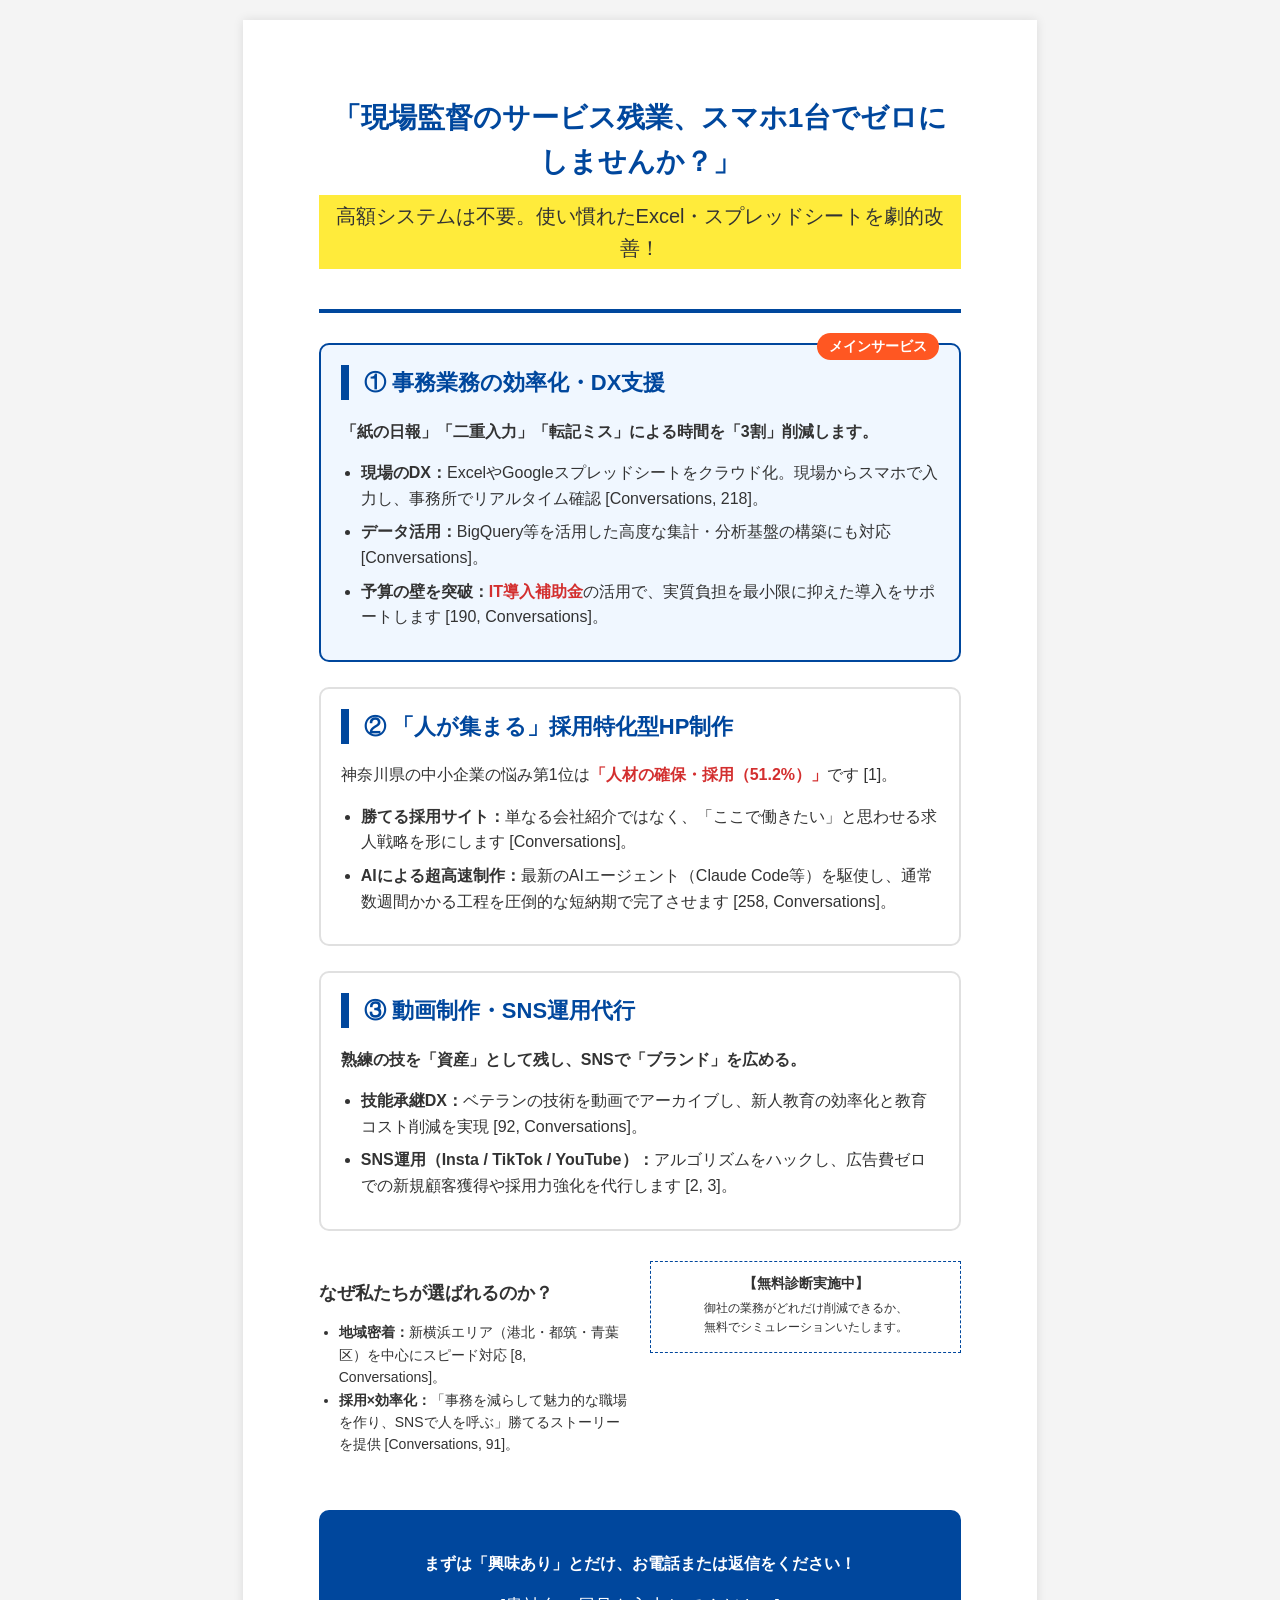
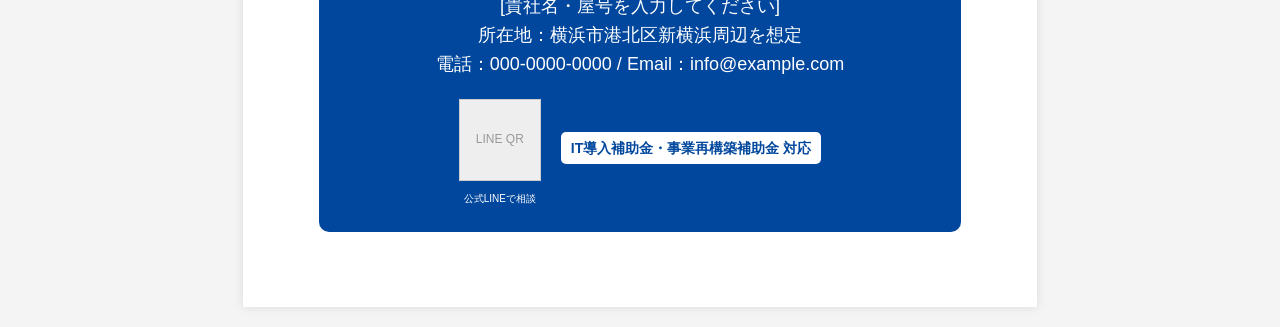
<file: chirashi.html>
<!DOCTYPE html>
<html lang="ja">
<head>
    <meta charset="UTF-8">
    <meta name="viewport" content="width=device-width, initial-scale=1.0">
    <title>Web業務改善チラシ</title>
    <style>
        body {
            font-family: 'Helvetica Neue', Arial, 'Hiragino Kaku Gothic ProN', 'Hiragino Sans', Meiryo, sans-serif;
            line-height: 1.6;
            color: #333;
            margin: 0;
            padding: 0;
            background-color: #f4f4f4;
        }
        .flyer {
            width: 210mm;
            min-height: 297mm;
            margin: 20px auto;
            background: #fff;
            padding: 20mm;
            box-shadow: 0 0 10px rgba(0,0,0,0.1);
            box-sizing: border-box;
        }
        header {
            text-align: center;
            border-bottom: 4px solid #00479d;
            margin-bottom: 30px;
            padding-bottom: 20px;
        }
        .catchphrase {
            font-size: 28px;
            color: #00479d;
            font-weight: bold;
            margin: 0;
        }
        .sub-catch {
            font-size: 20px;
            margin-top: 10px;
            background: #ffeb3b;
            display: inline-block;
            padding: 5px 15px;
        }
        .main-section {
            display: grid;
            grid-template-columns: 1fr;
            gap: 25px;
        }
        .service-box {
            border: 2px solid #e0e0e0;
            padding: 20px;
            border-radius: 10px;
            position: relative;
        }
        .service-box h2 {
            margin-top: 0;
            color: #00479d;
            font-size: 22px;
            border-left: 8px solid #00479d;
            padding-left: 15px;
        }
        .main-service {
            border-color: #00479d;
            background-color: #f0f7ff;
        }
        .service-tag {
            position: absolute;
            top: -12px;
            right: 20px;
            background: #ff5722;
            color: white;
            padding: 2px 12px;
            border-radius: 20px;
            font-size: 14px;
            font-weight: bold;
        }
        .highlight {
            font-weight: bold;
            color: #d32f2f;
        }
        .features {
            margin: 10px 0;
            padding-left: 20px;
        }
        .features li {
            margin-bottom: 8px;
        }
        .benefit-grid {
            display: grid;
            grid-template-columns: 1fr 1fr;
            gap: 20px;
            margin-top: 30px;
        }
        .benefit-item h3 {
            font-size: 18px;
            margin-bottom: 10px;
            color: #333;
        }
        footer {
            margin-top: 40px;
            padding: 25px;
            background: #00479d;
            color: white;
            text-align: center;
            border-radius: 10px;
        }
        .contact-info {
            font-size: 18px;
            margin-top: 10px;
        }
        .qr-placeholder {
            width: 80px;
            height: 80px;
            background: #eee;
            margin: 10px auto;
            display: flex;
            align-items: center;
            justify-content: center;
            color: #999;
            font-size: 12px;
            border: 1px solid #ccc;
        }
        .citation {
            font-size: 10px;
            color: #888;
            vertical-align: super;
        }
    </style>
</head>
<body>

<div class="flyer">
    <header>
        <p class="catchphrase">「現場監督のサービス残業、スマホ1台でゼロにしませんか？」</p>
        <p class="sub-catch">高額システムは不要。使い慣れたExcel・スプレッドシートを劇的改善！</p>
    </header>

    <div class="main-section">
        <!-- サービス1 -->
        <div class="service-box main-service">
            <span class="service-tag">メインサービス</span>
            <h2>① 事務業務の効率化・DX支援</h2>
            <p><strong>「紙の日報」「二重入力」「転記ミス」による時間を「3割」削減します。</strong></p>
            <ul class="features">
                <li><strong>現場のDX：</strong>ExcelやGoogleスプレッドシートをクラウド化。現場からスマホで入力し、事務所でリアルタイム確認 [Conversations, 218]。</li>
                <li><strong>データ活用：</strong>BigQuery等を活用した高度な集計・分析基盤の構築にも対応 [Conversations]。</li>
                <li><strong>予算の壁を突破：</strong><span class="highlight">IT導入補助金</span>の活用で、実質負担を最小限に抑えた導入をサポートします [190, Conversations]。</li>
            </ul>
        </div>

        <!-- サービス2 -->
        <div class="service-box">
            <h2>② 「人が集まる」採用特化型HP制作</h2>
            <p>神奈川県の中小企業の悩み第1位は<span class="highlight">「人材の確保・採用（51.2%）」</span>です [1]。</p>
            <ul class="features">
                <li><strong>勝てる採用サイト：</strong>単なる会社紹介ではなく、「ここで働きたい」と思わせる求人戦略を形にします [Conversations]。</li>
                <li><strong>AIによる超高速制作：</strong>最新のAIエージェント（Claude Code等）を駆使し、通常数週間かかる工程を圧倒的な短納期で完了させます [258, Conversations]。</li>
            </ul>
        </div>

        <!-- サービス3 -->
        <div class="service-box">
            <h2>③ 動画制作・SNS運用代行</h2>
            <p><strong>熟練の技を「資産」として残し、SNSで「ブランド」を広める。</strong></p>
            <ul class="features">
                <li><strong>技能承継DX：</strong>ベテランの技術を動画でアーカイブし、新人教育の効率化と教育コスト削減を実現 [92, Conversations]。</li>
                <li><strong>SNS運用（Insta / TikTok / YouTube）：</strong>アルゴリズムをハックし、広告費ゼロでの新規顧客獲得や採用力強化を代行します [2, 3]。</li>
            </ul>
        </div>
    </div>

    <div class="benefit-grid">
        <div class="benefit-item">
            <h3>なぜ私たちが選ばれるのか？</h3>
            <ul style="font-size: 14px; padding-left: 20px;">
                <li><strong>地域密着：</strong>新横浜エリア（港北・都筑・青葉区）を中心にスピード対応 [8, Conversations]。</li>
                <li><strong>採用×効率化：</strong>「事務を減らして魅力的な職場を作り、SNSで人を呼ぶ」勝てるストーリーを提供 [Conversations, 91]。</li>
            </ul>
        </div>
        <div class="benefit-item">
            <div style="border: 1px dashed #00479d; padding: 10px; text-align: center;">
                <p style="margin: 0; font-size: 14px;"><strong>【無料診断実施中】</strong></p>
                <p style="margin: 5px 0; font-size: 12px;">御社の業務がどれだけ削減できるか、<br>無料でシミュレーションいたします。</p>
            </div>
        </div>
    </div>

    <footer>
        <p><strong>まずは「興味あり」とだけ、お電話または返信をください！</strong></p>
        <div class="contact-info">
            [貴社名・屋号を入力してください]<br>
            所在地：横浜市港北区新横浜周辺を想定<br>
            電話：000-0000-0000 / Email：info@example.com
        </div>
        <div style="display: flex; justify-content: center; gap: 20px; align-items: center; margin-top: 10px;">
            <div>
                <div class="qr-placeholder">LINE QR</div>
                <p style="font-size: 10px; margin: 0;">公式LINEで相談</p>
            </div>
            <p style="font-size: 14px; background: #fff; color: #00479d; padding: 5px 10px; border-radius: 5px;">
                <strong>IT導入補助金・事業再構築補助金 対応</strong>
            </p>
        </div>
    </footer>
</div>

</body>
</html>
</file>
